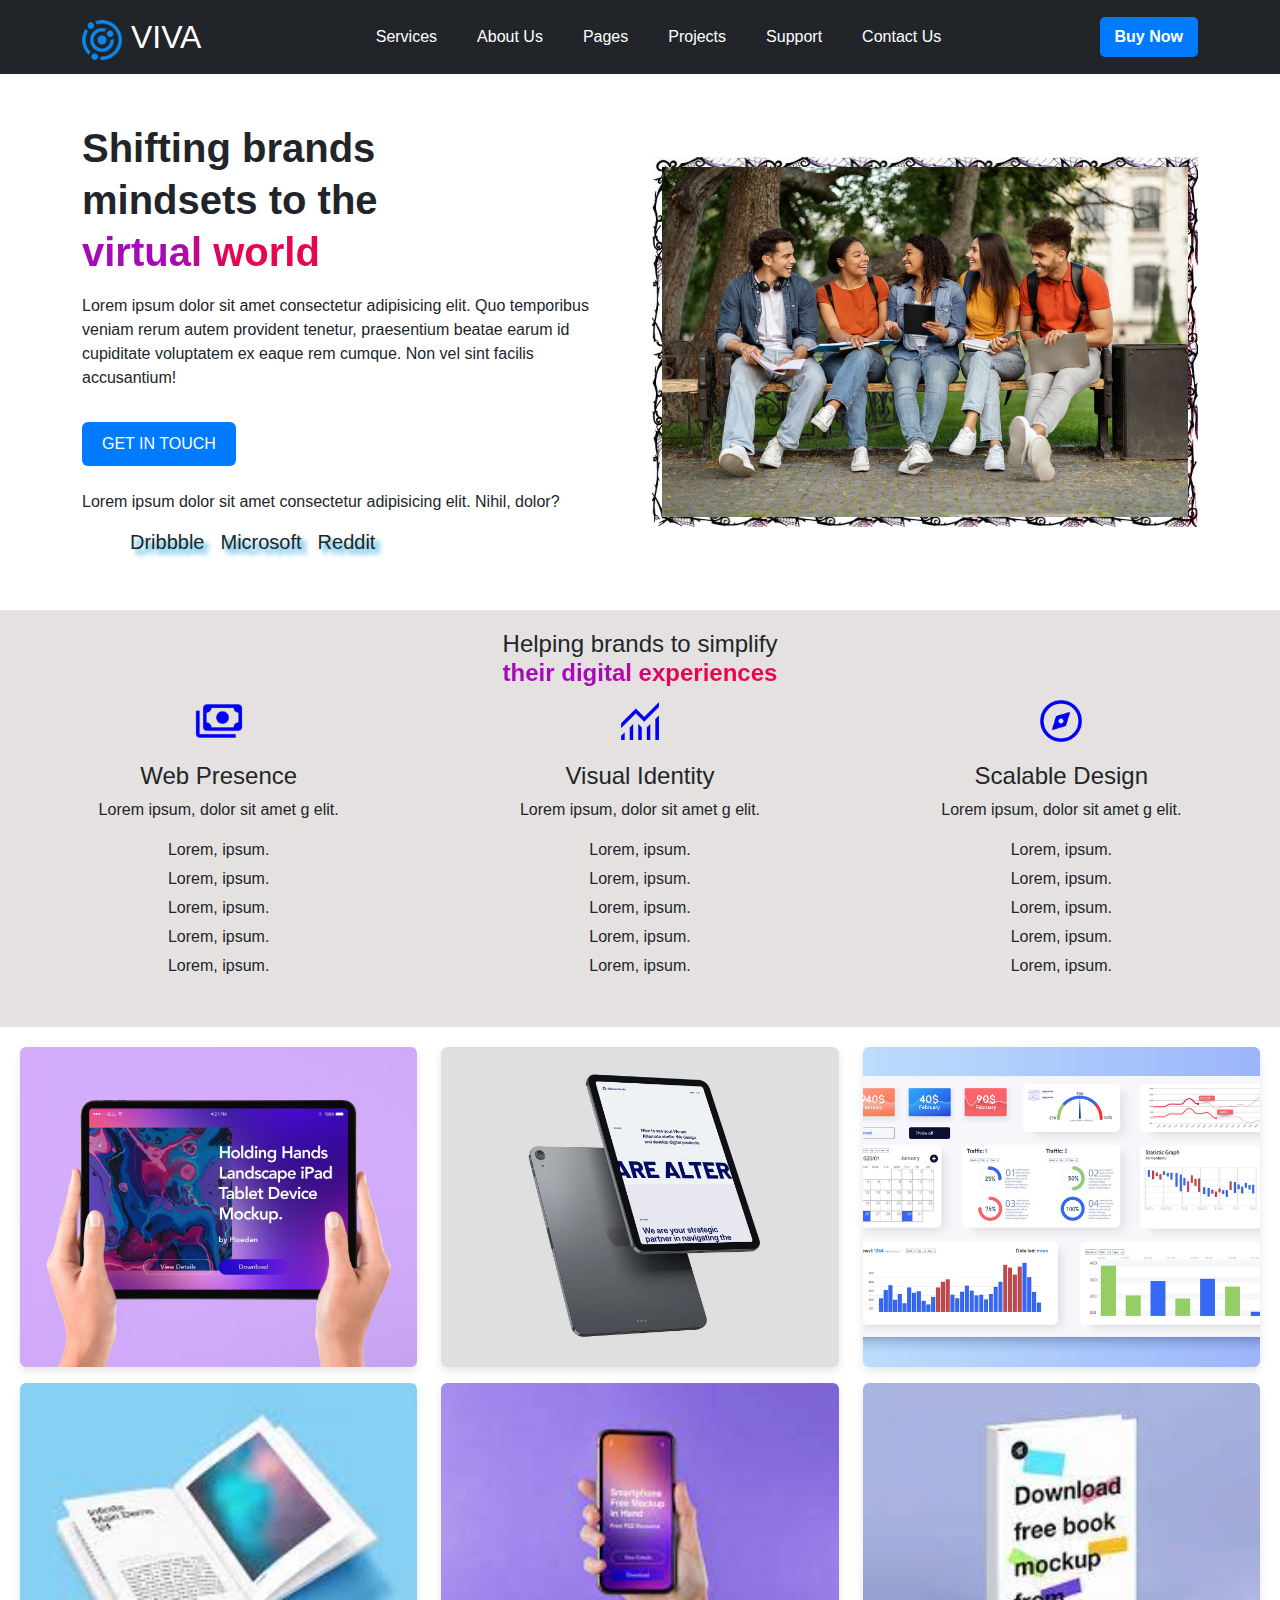
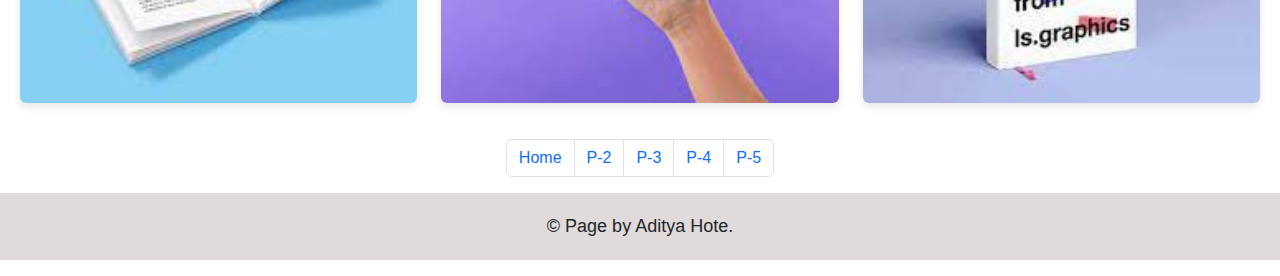
<file: 2.html>
<!DOCTYPE html>
<html lang="en">
<head>
    <meta charset="UTF-8">
    <meta name="viewport" content="width=device-width, initial-scale=1">
    <title>VIVA LP</title>
    <link rel="stylesheet" href="https://cdn.jsdelivr.net/npm/bootstrap@5.3.3/dist/css/bootstrap.min.css">
    <link rel="stylesheet" href="https://cdnjs.cloudflare.com/ajax/libs/font-awesome/6.4.2/css/all.min.css">
   

    <link rel="stylesheet" href="Visa.css">
</head>
<body>

<!-- Navbar for Large Screens -->
<nav class="navbar navbar-expand-lg navbar-dark bg-dark d-none d-lg-flex">
    <div class="container">
        <a class="navbar-brand fs-2" href="#"><img src="logo_simple_dark.png" height="40px"> VIVA</a>
        <div class="mx-auto">
            <ul class="navbar-nav gap-4">
                <li class="nav-item"><a class="nav-link" href="#">Services</a></li>
                <li class="nav-item"><a class="nav-link" href="#">About Us</a></li>
                <li class="nav-item"><a class="nav-link" href="#">Pages</a></li>
                <li class="nav-item"><a class="nav-link" href="#">Projects</a></li>
                <li class="nav-item"><a class="nav-link" href="#">Support</a></li>
                <li class="nav-item"><a class="nav-link" href="#">Contact Us</a></li>
            </ul>
        </div>
        <button class="btn btn-buy">Buy Now</button>
    </div>
</nav>

<!-- Offcanvas Navbar for Small Screens -->
<nav class="navbar navbar-dark bg-dark d-lg-none">
    <div class="container-fluid">
        <a class="navbar-brand fs-2" href="#"><img src="logo_simple_dark.png" height="30px"> VIVA</a>
        <button class="navbar-toggler" type="button" data-bs-toggle="offcanvas" data-bs-target="#offcanvasNavbar">
            <span class="navbar-toggler-icon"></span>
        </button>
        <div class="offcanvas offcanvas-end text-white" tabindex="-1" id="offcanvasNavbar">
            <div class="offcanvas-header">
                <h5 class="offcanvas-title">Menu</h5>
                <button type="button" class="btn-close btn-close-white" data-bs-dismiss="offcanvas"></button>
            </div>
            <div class="offcanvas-body">
                <ul class="navbar-nav ">
                    <li class="nav-item"><a class="nav-link" href="#">Services</a></li>
                    <li class="nav-item"><a class="nav-link" href="#">About Us</a></li>
                    <li class="nav-item"><a class="nav-link" href="#">Pages</a></li>
                    <li class="nav-item"><a class="nav-link" href="#">Projects</a></li>
                    <li class="nav-item"><a class="nav-link" href="#">Support</a></li>
                    <li class="nav-item"><a class="nav-link" href="#">Contact Us</a></li>
                </ul>
                <button class="btn btn-buy mt-3 w-100">Buy Now</button>
            </div>
        </div>
    </div>
</nav>


<div class="container mt-5">
    <div class="row align-items-center">
        <!-- Left Column -->
        <div class="col-lg-6 text-lg-start text-center">
            <h1 class="fw-bold">Shifting brands<br>mindsets to the <br>
                <span class="gradient-text">virtual world</span>
            </h1>
            <p class="mt-3">Lorem ipsum dolor sit amet consectetur adipisicing elit. Quo temporibus veniam rerum autem 
                provident tenetur, praesentium beatae earum id cupiditate voluptatem ex eaque rem cumque. 
                Non vel sint facilis accusantium!</p>

            <button class="btn btn-primary mt-3">GET IN TOUCH</button>

            <p class="mt-4">Lorem ipsum dolor sit amet consectetur adipisicing elit. Nihil, dolor?</p>

            <!-- Logos -->
             
            <div class="d-flex flex-wrap gap-3 justify-content-lg-start justify-content-center mt-3">
               
                <h5 class="company-name ms-5 drible">Dribbble</h3>
                <h5 class="company-name">Microsoft</h3>
                <h5 class="company-name">Reddit</h3>
                
            </marquee>
            </div>
        </div>

        <!-- Right Column -->
        <div class="col-lg-6 text-center mt-4 mt-lg-0">
            <img src="130ff48b07.jpg" class="img-fluid w-100" alt="Illustration" style=" border: 10px outset blue;
    border-image: url(border.jpeg) 15 round;">
        </div>
    </div>
</div>



<div class="container-fluid mt-5 textrow">
    <div class="row text-center">
        <h4>Helping brands to simplify<br><span class="gradient-text">their digital experiences</span></h4>

      <div class="col-lg-4 col-md-6 mb-4">
        <img src="cash.png" height="50px" class="mb-3">
        <h4>Web Presence</h4>
        <p>Lorem ipsum, dolor sit amet g elit.</p>
        <div class="bv">
          <p>Lorem, ipsum.</p>
          <p>Lorem, ipsum.</p>
          <p>Lorem, ipsum.</p>
          <p>Lorem, ipsum.</p>
          <p>Lorem, ipsum.</p>
        </div>
      </div>
  
      <div class="col-lg-4 col-md-6 mb-4">
        <img src="analyze.png" height="50px" class="mb-3">
        <h4>Visual Identity</h4>
        <p>Lorem ipsum, dolor sit amet g elit.</p>
        <div class="bv">
          <p>Lorem, ipsum.</p>
          <p>Lorem, ipsum.</p>
          <p>Lorem, ipsum.</p>
          <p>Lorem, ipsum.</p>
          <p>Lorem, ipsum.</p>
        </div>
      </div>
  
      <div class="col-lg-4 col-md-12">
        <img src="explore.png" height="50px" class="mb-3">
        <h4>Scalable Design</h4>
        <p>Lorem ipsum, dolor sit amet g elit.</p>
        <div class="bv">
          <p>Lorem, ipsum.</p>
          <p>Lorem, ipsum.</p>
          <p>Lorem, ipsum.</p>
          <p>Lorem, ipsum.</p>
          <p>Lorem, ipsum.</p>
        </div>
      </div>
  
    </div>
  </div>

  <div class="containers">
    <div class="row justify-content-center">
      <div class="col-lg-4 col-md-6 col-12 mb-3">
        <div class="card">
          <img src="1.jpg" class="card-img-top" height="320px">
        </div>
      </div>
      <div class="col-lg-4 col-md-6 col-12 mb-3">
        <div class="card">
          <img src="2.jpg" class="card-img-top" height="320px">
        </div>
      </div>
      <div class="col-lg-4 col-md-6 col-12 mb-3">
        <div class="card">
          <img src="86a248c1b8.jpg" class="card-img-top" height="320px">
        </div>
      </div>
    </div>
  
    <div class="row justify-content-center">
      <div class="col-lg-4 col-md-6 col-12 mb-3">
        <div class="card">
          <img src="4.jpg" class="card-img-top" height="320px">
        </div>
      </div>
      <div class="col-lg-4 col-md-6 col-12 mb-3">
        <div class="card">
          <img src="5.jpg" class="card-img-top" height="320px">
        </div>
      </div>
      <div class="col-lg-4 col-md-6 col-12 mb-3">
        <div class="card">
          <img src="6.jpg" class="card-img-top" height="320px">
        </div>
      </div>
    </div>
  </div>
  <nav aria-label="Page navigation example ">
    <ul class="pagination justify-content-center">
     
      <li class="page-item"><a class="page-link" href="index.html">Home</a></li>
      <li class="page-item"><a class="page-link" href="2.html">P-2</a></li>
      <li class="page-item"><a class="page-link" href="3.html">P-3</a></li>
      <li class="page-item"><a class="page-link" href="4.html">P-4</a></li>
      <li class="page-item"><a class="page-link" href="5.html">P-5</a></li>
     
     
    </ul>
  </nav>
  
  <footer>
    <p> &copy; Page by Aditya Hote.</p>
</footer>

<script src="https://cdn.jsdelivr.net/npm/bootstrap@5.3.3/dist/js/bootstrap.bundle.min.js"></script>
</body>
</html>
</file>
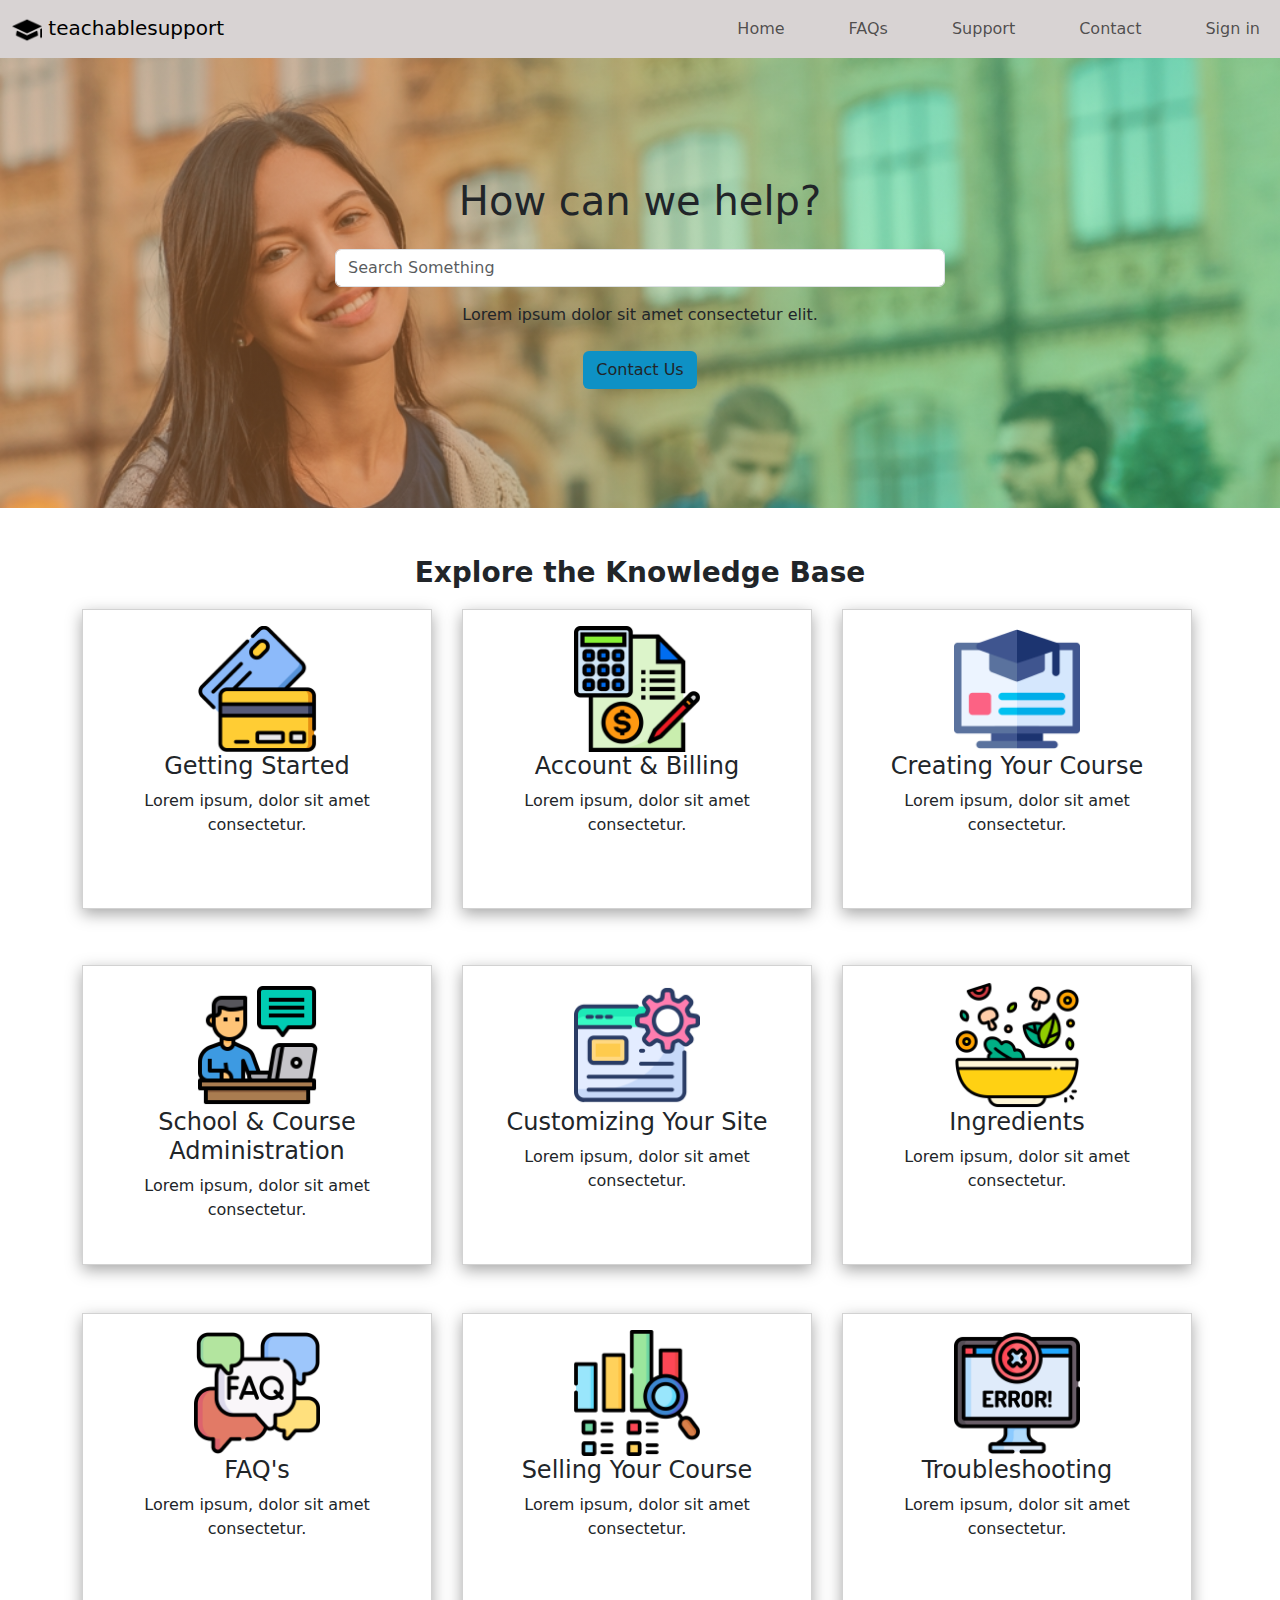
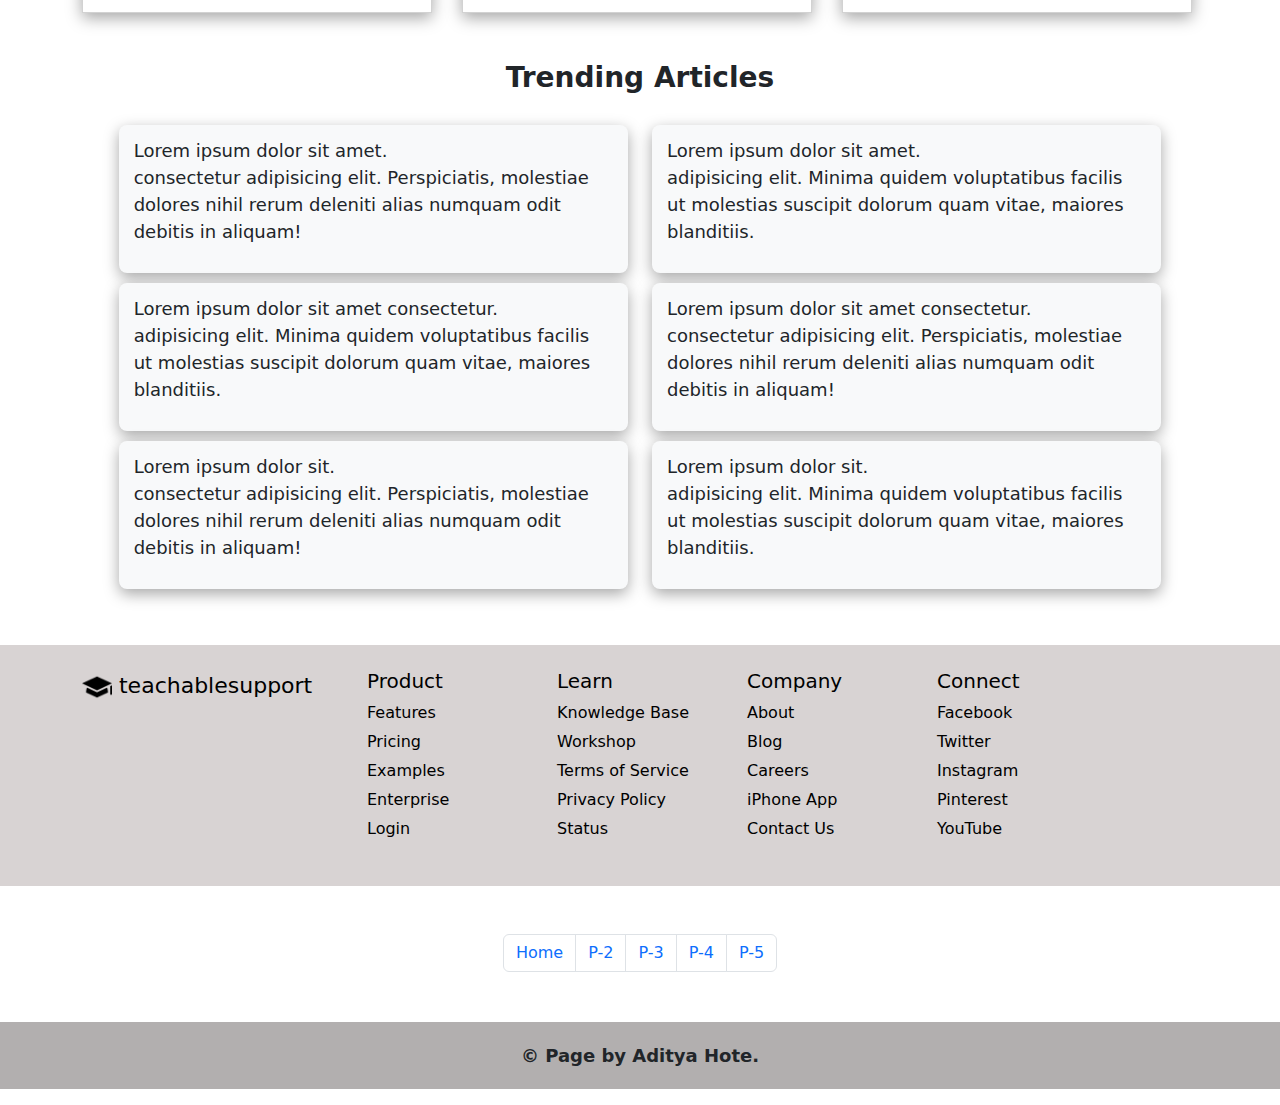
<file: 3.html>
<!DOCTYPE html>
<html lang="en">
<head>
    <meta charset="UTF-8">
    <meta name="viewport" content="width=device-width, initial-scale=1.0">
    <title>Teachable Support</title>

    <link href="https://cdn.jsdelivr.net/npm/bootstrap@5.3.3/dist/css/bootstrap.min.css" rel="stylesheet">
    

<link rel="stylesheet" href="TS.css">
</head>
<body>
    <!-- Navbar for Large Screens -->
    <nav class="navbar navbar-expand-lg navbar-light bg desktop-navbar ">
        <div class="container-fluid ">
            <a class="navbar-brand" href="#">
                <img src="mortarboard (1).png" height="30px" > teachable<span style="font-weight: 200;">support</span>
            </a>
            <div class="collapse navbar-collapse" id="navbarNav">
                <ul class="navbar-nav ms-auto gap-5">
                    <li class="nav-item"><a class="nav-link" href="#">Home</a></li>
                    <li class="nav-item"><a class="nav-link" href="#">FAQs</a></li>
                    <li class="nav-item"><a class="nav-link" href="#">Support</a></li>
                    <li class="nav-item"><a class="nav-link" href="#">Contact</a></li>
                    <li class="nav-item"><a class="nav-link" href="#">Sign in</a></li>
                </ul>
            </div>
        </div>
    </nav>

    <!-- Navbar Offcanvas for Small Screens -->
    

    
    <!-- Offcanvas Navbar -->

<nav class="navbar navbar-light bg d-lg-none d-block">
    <div class="container-fluid">
        <a class="navbar-brand " href="#">
            <img src="mortarboard (1).png" height="30px"> teachable<span style="font-weight: 200;">support</span>
       
        </a>
        <button class="navbar-toggler ms-auto" type="button" data-bs-toggle="offcanvas" data-bs-target="#offcanvasNavbar" aria-controls="offcanvasNavbar">
            <span class="navbar-toggler-icon"></span>
        </button>
        
    </div>
</nav>

<!-- Offcanvas Menu -->
<div class="offcanvas offcanvas-end" tabindex="-1" id="offcanvasNavbar" aria-labelledby="offcanvasNavbarLabel">
    <div class="offcanvas-header">
        <h5 class="offcanvas-title" id="offcanvasNavbarLabel">Menu</h5>
        <button type="button" class="btn-close" data-bs-dismiss="offcanvas" aria-label="Close"></button>
    </div>
    <div class="offcanvas-body">
        <ul class="navbar-nav">
            <li class="nav-item"><a class="nav-link" href="#">Home</a></li>
            <li class="nav-item"><a class="nav-link" href="#">FAQs</a></li>
            <li class="nav-item"><a class="nav-link" href="#">Support</a></li>
            <li class="nav-item"><a class="nav-link" href="#">Contact</a></li>
            <li class="nav-item"><a class="nav-link" href="#">Sign in</a></li>
        </ul>
    </div>
</div>

    
    <div class="hero-section">
        <h1>How can we help?</h1>
        <div class="mt-3 w-50">
            <input type="text" class="form-control" placeholder="Search Something">
        </div>
        <p class="p2 mt-3">Lorem ipsum dolor sit amet consectetur elit.</p>
        <button class="btn btn1 mt-2">Contact Us</button>
    </div>


    <div class="container my-5">
        <h2 class="text-center">Explore the Knowledge Base</h2>
    
        <div class="row g-4">
            <div class="col-md-4">
                <div class="card text-center p-3 mb-2">
                    <img src="credit.png" height="80px" class="mx-auto">
                    <h4>Getting Started</h4>
                    <p>Lorem ipsum, dolor sit amet consectetur.</p>
                </div>
            </div>
            <div class="col-md-4">
                <div class="card text-center p-3 mb-2">
                    <img src="accounting.png" height="80px" class="mx-auto">
                    <h4>Account & Billing</h4>
                    <p>Lorem ipsum, dolor sit amet consectetur.</p>
                </div>
            </div>
            <div class="col-md-4">
                <div class="card text-center p-3 ">
                    <img src="online-course.png" height="80px" class="mx-auto">
                    <h4>Creating Your Course</h4>
                    <p>Lorem ipsum, dolor sit amet consectetur.</p>
                </div>
            </div>
        </div>
    
        <div class="row g-4 mt-4 cardparent">
            <div class="col-md-4">
                <div class="card text-center p-3 ">
                    <img src="blogger.png" height="80px" class="mx-auto">
                    <h4>School & Course Administration</h4>
                    <p>Lorem ipsum, dolor sit amet consectetur.</p>
                </div>
            </div>
            <div class="col-md-4">
                <div class="card text-center p-3 ">
                    <img src="custom.png" height="80px" class="mx-auto">
                    <h4>Customizing Your Site</h4>
                    <p>Lorem ipsum, dolor sit amet consectetur.</p>
                </div>
            </div>
            <div class="col-md-4">
                <div class="card text-center p-3">
                    <img src="ingredient.png" height="80px" class="mx-auto">
                    <h4>Ingredients</h4>
                    <p>Lorem ipsum, dolor sit amet consectetur.</p>
                </div>
            </div>
        </div>
    
        <div class="row g-4 mt-4">
            <div class="col-md-4">
                <div class="card text-center p-3 ">
                    <img src="faq.png" height="80px" class="mx-auto">
                    <h4>FAQ's</h4>
                    <p>Lorem ipsum, dolor sit amet consectetur.</p>
                </div>
            </div>
            <div class="col-md-4">
                <div class="card text-center p-3 ">
                    <img src="analyzing.png" height="80px" class="mx-auto">
                    <h4>Selling Your Course</h4>
                    <p>Lorem ipsum, dolor sit amet consectetur.</p>
                </div>
            </div>
            <div class="col-md-4">
                <div class="card text-center p-3">
                    <img src="computer.png" height="80px" class="mx-auto">
                    <h4>Troubleshooting</h4>
                    <p>Lorem ipsum, dolor sit amet consectetur.</p>
                </div>
            </div>
        </div>
    </div>


    <div class="row3 container-fluid">
        <h2 class="text-center">Trending Articles</h2>
      
        <div class="row justify-content-center">
          <div class="col-md-5">
            <ul class="trending-list">
              <li>Lorem ipsum dolor sit amet.
                <p> consectetur adipisicing elit. Perspiciatis, molestiae dolores nihil rerum deleniti alias numquam odit debitis in aliquam!</p>
              
            </li>
              <li>Lorem ipsum dolor sit amet consectetur.
                <p> adipisicing elit. Minima quidem voluptatibus facilis ut molestias suscipit dolorum quam vitae, maiores blanditiis.</p>
              
            </li>
              <li>Lorem ipsum dolor sit.
                <p> consectetur adipisicing elit. Perspiciatis, molestiae dolores nihil rerum deleniti alias numquam odit debitis in aliquam!</p>
              
              </li>
            </ul>
          </div>
          <div class="col-md-5">
            <ul class="trending-list">
              <li>Lorem ipsum dolor sit amet.
                <p> adipisicing elit. Minima quidem voluptatibus facilis ut molestias suscipit dolorum quam vitae, maiores blanditiis.</p>
              
              </li>
              <li>Lorem ipsum dolor sit amet consectetur.
                <p> consectetur adipisicing elit. Perspiciatis, molestiae dolores nihil rerum deleniti alias numquam odit debitis in aliquam!</p>
              
              </li>
              <li>Lorem ipsum dolor sit.
                <p> adipisicing elit. Minima quidem voluptatibus facilis ut molestias suscipit dolorum quam vitae, maiores blanditiis.</p>
              
              </li>
            </ul>
          </div>
        </div>
      </div>
      <div class="row4 container-fluid bg text-light py-4">
        <div class="container">
          <div class="row">
            <div class="col-lg-3 col-md-6 mb-3">
                <a style="font-size: 22px;"><img src="mortarboard (1).png" height="30px"> teachable<span style="font-weight: 200;">support</span></a>
       
            </div>
      
            <div class="col-lg-2 col-md-6 mb-3">
              <h5>Product</h5>
              <p>Features</p>
              <p>Pricing</p>
              <p>Examples</p>
              <p>Enterprise</p>
              <p>Login</p>
            </div>
      
            <div class="col-lg-2 col-md-6 mb-3">
              <h5>Learn</h5>
              <p>Knowledge Base</p>
              <p>Workshop</p>
              <p>Terms of Service</p>
              <p>Privacy Policy</p>
              <p>Status</p>
            </div>
      
            <div class="col-lg-2 col-md-6 mb-3">
              <h5>Company</h5>
              <p>About</p>
              <p>Blog</p>
              <p>Careers</p>
              <p>iPhone App</p>
              <p>Contact Us</p>
            </div>
      
            <div class="col-lg-3 col-md-6 mb-3">
              <h5>Connect</h5>
              <p>Facebook</p>
              <p>Twitter</p>
              <p>Instagram</p>
              
              <p>Pinterest</p>
              <p>YouTube</p>
            </div>
          </div>
        </div>
      </div>


      <nav aria-label="Page navigation example ">
        <ul class="pagination justify-content-center mt-5">
         
          <li class="page-item"><a class="page-link" href="index.html">Home</a></li>
          <li class="page-item"><a class="page-link" href="2.html">P-2</a></li>
          <li class="page-item"><a class="page-link" href="3.html">P-3</a></li>
          <li class="page-item"><a class="page-link" href="4.html">P-4</a></li>
          <li class="page-item"><a class="page-link" href="5.html">P-5</a></li>
         
         
        </ul>
      </nav>
      <footer>
        <p> &copy; Page by Aditya Hote.</p>
    </footer>
    
    <script src="https://cdn.jsdelivr.net/npm/bootstrap@5.3.3/dist/js/bootstrap.bundle.min.js"></script>
</body>
</html>
</file>
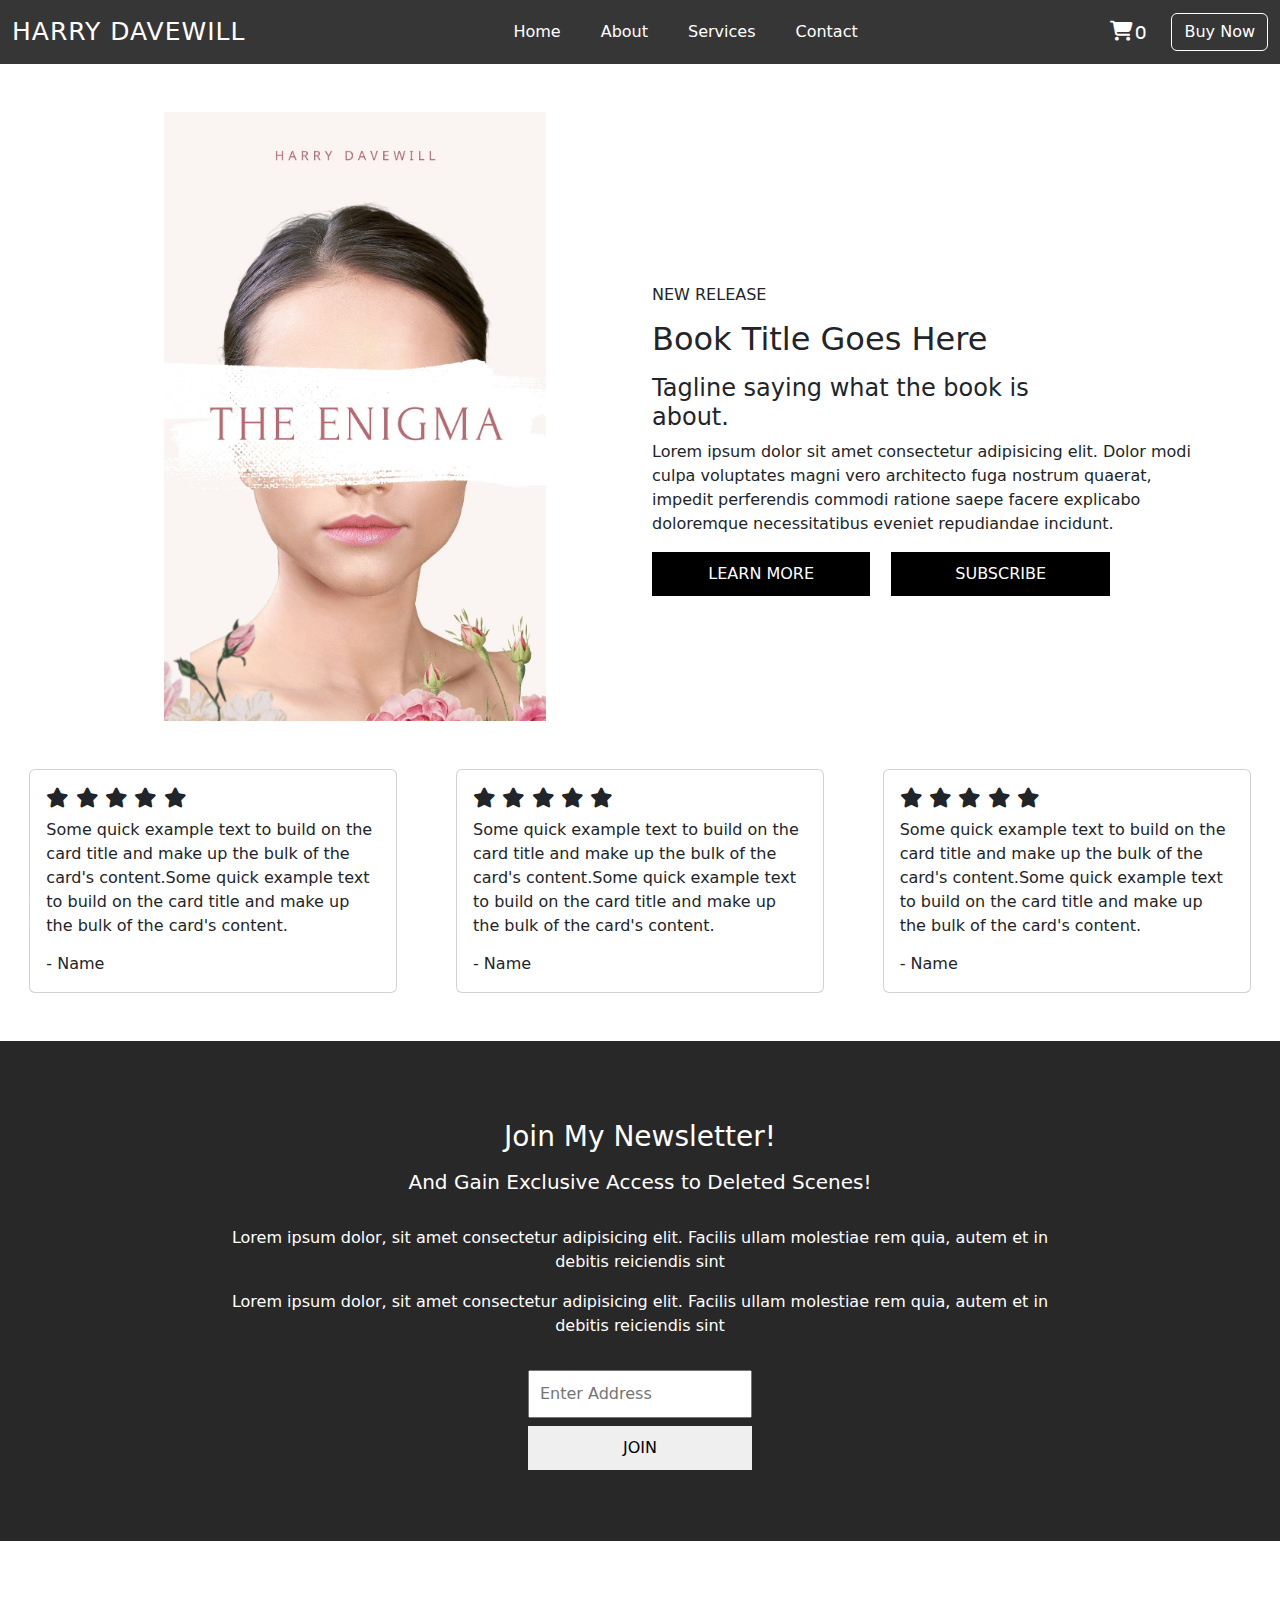
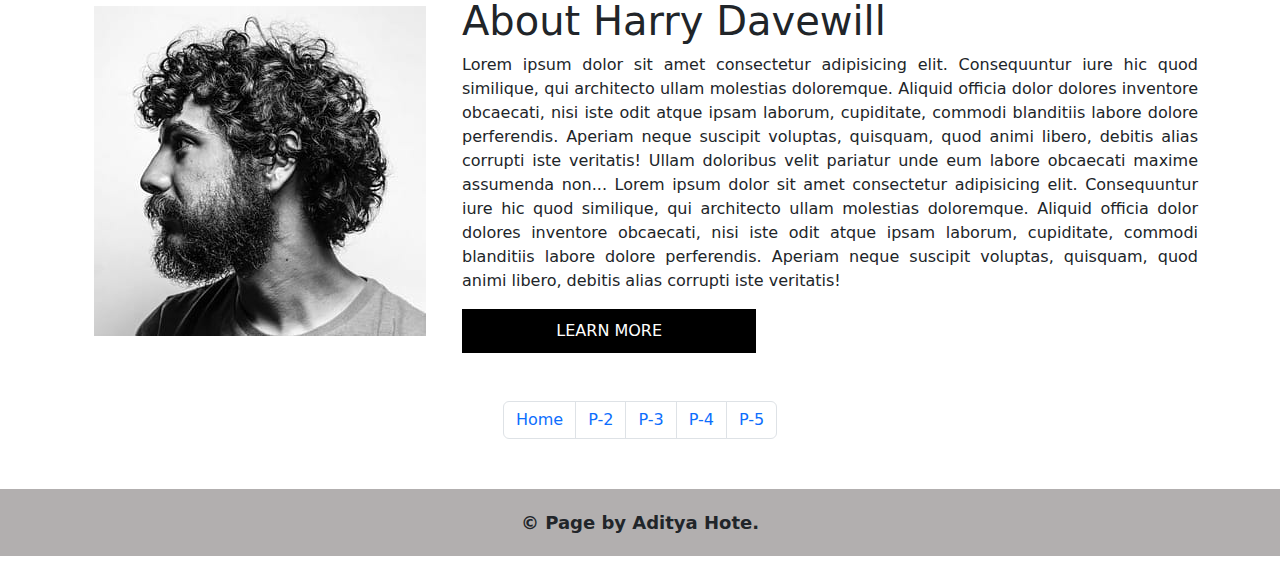
<file: 4.html>
<!doctype html>
<html lang="en">

<head>
    <meta charset="utf-8">
    <meta name="viewport" content="width=device-width, initial-scale=1">
    <title>Harry LP</title>
    <link href="https://cdn.jsdelivr.net/npm/bootstrap@5.3.3/dist/css/bootstrap.min.css" rel="stylesheet"
        integrity="sha384-QWTKZyjpPEjISv5WaRU9OFeRpok6YctnYmDr5pNlyT2bRjXh0JMhjY6hW+ALEwIH" crossorigin="anonymous">
    <!-- Google font -->
    <link rel="preconnect" href="https://fonts.googleapis.com">
    <link rel="preconnect" href="https://fonts.gstatic.com" crossorigin>

    <link
        href="https://fonts.googleapis.com/css2?family=Poppins:ital,wght@0,100;0,200;0,300;0,400;0,500;0,600;0,700;0,800;0,900;1,100;1,200;1,300;1,400;1,500;1,600;1,700;1,800;1,900&display=swap"
        rel="stylesheet">

    <!--font-Awasome  cdn-->

    <link rel="stylesheet" href="https://cdnjs.cloudflare.com/ajax/libs/font-awesome/6.7.2/css/all.min.css"
        integrity="sha512-Evv84Mr4kqVGRNSgIGL/F/aIDqQb7xQ2vcrdIwxfjThSH8CSR7PBEakCr51Ck+w+/U6swU2Im1vVX0SVk9ABhg=="
        crossorigin="anonymous" referrerpolicy="no-referrer" />
    <!--  -->

    <link rel="stylesheet" href="Harry.css">



</head>

<body>





    <nav class="navbar navbar-expand-lg   navbg">
        <div class="container-fluid d-flex justify-content-between  ">
            <a class="navbar-brand text-white logo" href="#">HARRY DAVEWILL</a>

            <button class="navbar-toggler" type="button" data-bs-toggle="collapse"
                data-bs-target="#navbarSupportedContent" aria-controls="navbarSupportedContent" aria-expanded="false"
                aria-label="Toggle navigation">
                <span class="navbar-toggler-icon"></span>
            </button>

            <div class="collapse navbar-collapse justify-content-center" id="navbarSupportedContent">
                <ul class="navbar-nav mb-2 mb-lg-0 gap-4">
                    <li class="nav-item ">
                        <a class="nav-link active text-white " aria-current="page" href="#">Home</a>
                    </li>
                    <li class="nav-item">
                        <a class="nav-link text-white" href="#">About</a>
                    </li>
                    <li class="nav-item">
                        <a class="nav-link text-white" href="#">Services</a>
                    </li>
                    <li class="nav-item">
                        <a class="nav-link text-white" href="#">Contact</a>
                    </li>
                </ul>
            </div>

            <form class="d-flex gap-4">
                <i class="fa fa-shopping-cart text-white pt-2 fs-5" aria-hidden="true"><span style="font-size: 15px;">
                        0</span></i>

                <button class="btn border-white  text-white " type="submit">Buy Now</button>
            </form>
        </div>
    </nav>


    <div class="container mt-5">
        <div class="row d-flex align-items-center gap-lg-0 gap-4">
            <!-- Image Column -->
            <div class="col-lg-6 col-md-12 text-center">
                <img src="enigma.jpg" class="img-fluid" width="70%">
            </div>

            <!-- Text Column -->
            <div class="col-lg-6 col-md-12 txt text-center text-lg-start">
                <h6 class="pt-5">NEW RELEASE</h6>
                <h2 class="pt-2">Book Title Goes Here</h2>
                <h4 class="pt-2">Tagline saying what the book is <br>about.</h4>
                <p>Lorem ipsum dolor sit amet consectetur adipisicing elit. Dolor modi culpa voluptates magni vero
                    architecto fuga nostrum quaerat, impedit perferendis commodi ratione saepe facere explicabo
                    doloremque necessitatibus eveniet repudiandae incidunt.</p>

                <button class="">LEARN MORE</button>
                <button class="ms-3">SUBSCRIBE</button>
            </div>
        </div>
    </div>


    <div class="container-fluid mt-5">
        <div class="row gy-4 justify-content-center">
            <!-- Card 1 -->
            <div class="col-lg-4 col-md-6 col-sm-12 d-flex justify-content-center">
                <div class="card" style="width: 23rem; height: 14rem;">
                    <div class="card-body ">
                        <h5 class="card-title">
                            <i class="fa fa-star"></i>
                            <i class="fa fa-star"></i>
                            <i class="fa fa-star"></i>
                            <i class="fa fa-star"></i>
                            <i class="fa fa-star"></i>
                        </h5>
                        <p>Some quick example text to build on the card title and make up the bulk of
                            the card's content.Some quick example text to build on the card title and make up the bulk
                            of
                            the card's content.</p>
                        <h6>- Name</h6>
                    </div>
                </div>
            </div>

            <!-- Card 2 -->
            <div class="col-lg-4 col-md-6 col-sm-12 d-flex justify-content-center">
                <div class="card" style="width: 23rem; height: 14rem;">
                    <div class="card-body ">
                        <h5 class="card-title">
                            <i class="fa fa-star"></i>
                            <i class="fa fa-star"></i>
                            <i class="fa fa-star"></i>
                            <i class="fa fa-star"></i>
                            <i class="fa fa-star"></i>
                        </h5>
                        <p>Some quick example text to build on the card title and make up the bulk of
                            the card's content.Some quick example text to build on the card title and make up the bulk
                            of
                            the card's content.</p>
                        <h6>- Name</h6>
                    </div>
                </div>
            </div>

            <!-- Card 3 -->
            <div class="col-lg-4 col-md-12 col-sm-12 d-flex justify-content-center">
                <div class="card" style="width: 23rem; height: 14rem;">
                    <div class="card-body ">
                        <h5 class="card-title">
                            <i class="fa fa-star"></i>
                            <i class="fa fa-star"></i>
                            <i class="fa fa-star"></i>
                            <i class="fa fa-star"></i>
                            <i class="fa fa-star"></i>
                        </h5>
                        <p>Some quick example text to build on the card title and make up the bulk of
                            the card's content.Some quick example text to build on the card title and make up the bulk
                            of
                            the card's content.</p>
                        <h6>- Name</h6>
                    </div>
                </div>
            </div>
        </div>
    </div>


    <div class="container-fluid mt-5 row3 text-center">
        <h3 class="pt-2">Join My Newsletter!</h3>
        <h5 class="pt-2">And Gain Exclusive Access to Deleted Scenes!</h5>

        <!-- Centering the text -->
        <div class="col-lg-8 col-md-10 col-12  pt-4">
            <p>Lorem ipsum dolor, sit amet consectetur adipisicing elit. Facilis ullam molestiae rem quia, autem et in
                debitis reiciendis sint </p>
            <p>Lorem ipsum dolor, sit amet consectetur adipisicing elit. Facilis ullam molestiae rem quia, autem et in
                debitis reiciendis sint </p>
        </div>

        <!-- Input field and button -->
        <div class="d-flex flex-column  gap-2 justify-content-center mt-3">
            <input type="text" placeholder="Enter Address">
            <button>JOIN</button>
        </div>
    </div>


    <div class="row4">
        <div class="container mt-5">
            <div class="row align-items-center"> 
                <!-- Image Section -->
                <div class="col-12 col-md-4 text-center">
                    <img src="harry.jpg" class="img-fluid" alt="Harry Davewill">
                </div>
    
                <!-- Text Section -->
                <div class="col-12 col-md-8">
                    <h1 class=" pt-2">About Harry Davewill</h1>
                    <p style="text-align: justify;">
                        Lorem ipsum dolor sit amet consectetur adipisicing elit. Consequuntur iure hic quod similique,
                        qui architecto ullam molestias doloremque. Aliquid officia dolor dolores inventore obcaecati,
                        nisi iste odit atque ipsam laborum, cupiditate, commodi blanditiis labore dolore perferendis.
                        Aperiam neque suscipit voluptas, quisquam, quod animi libero, debitis alias corrupti iste
                        veritatis! Ullam doloribus velit pariatur unde eum labore obcaecati maxime assumenda non...
                        Lorem ipsum dolor sit amet consectetur adipisicing elit. Consequuntur iure hic quod similique,
                        qui architecto ullam molestias doloremque. Aliquid officia dolor dolores inventore obcaecati,
                        nisi iste odit atque ipsam laborum, cupiditate, commodi blanditiis labore dolore perferendis.
                        Aperiam neque suscipit voluptas, quisquam, quod animi libero, debitis alias corrupti iste
                        veritatis!
                    
                    </p>
                    <button>LEARN MORE</button>
                </div>
            </div>
        </div>
    </div>
    

    <nav aria-label="Page navigation example ">
        <ul class="pagination justify-content-center mt-5">
         
          <li class="page-item"><a class="page-link" href="index.html">Home</a></li>
          <li class="page-item"><a class="page-link" href="2.html">P-2</a></li>
          <li class="page-item"><a class="page-link" href="3.html">P-3</a></li>
          <li class="page-item"><a class="page-link" href="4.html">P-4</a></li>
          <li class="page-item"><a class="page-link" href="5.html">P-5</a></li>
         
         
        </ul>
      </nav>
    <footer>
        <p> &copy; Page by Aditya Hote.</p>
    </footer>

    <script src="https://cdn.jsdelivr.net/npm/bootstrap@5.3.3/dist/js/bootstrap.bundle.min.js"
        integrity="sha384-YvpcrYf0tY3lHB60NNkmXc5s9fDVZLESaAA55NDzOxhy9GkcIdslK1eN7N6jIeHz"
        crossorigin="anonymous"></script>
</body>

</html>
</file>
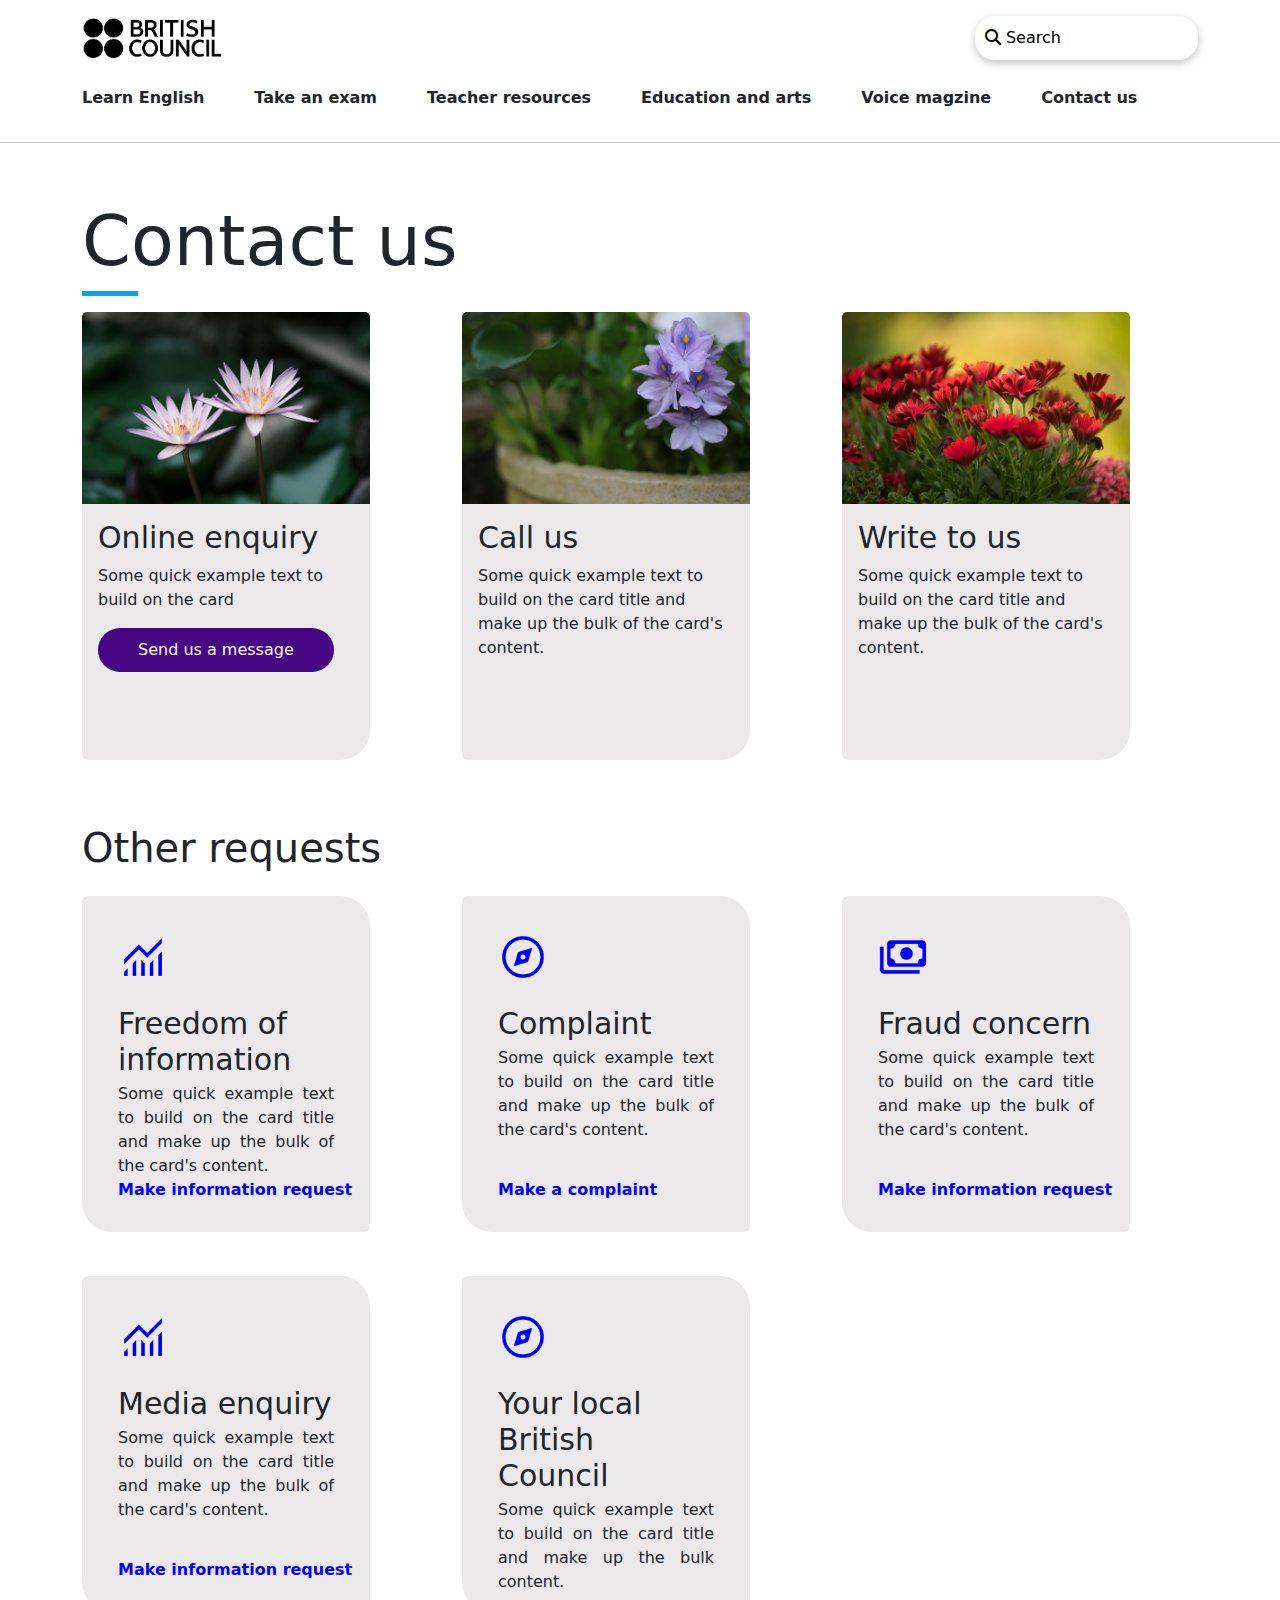
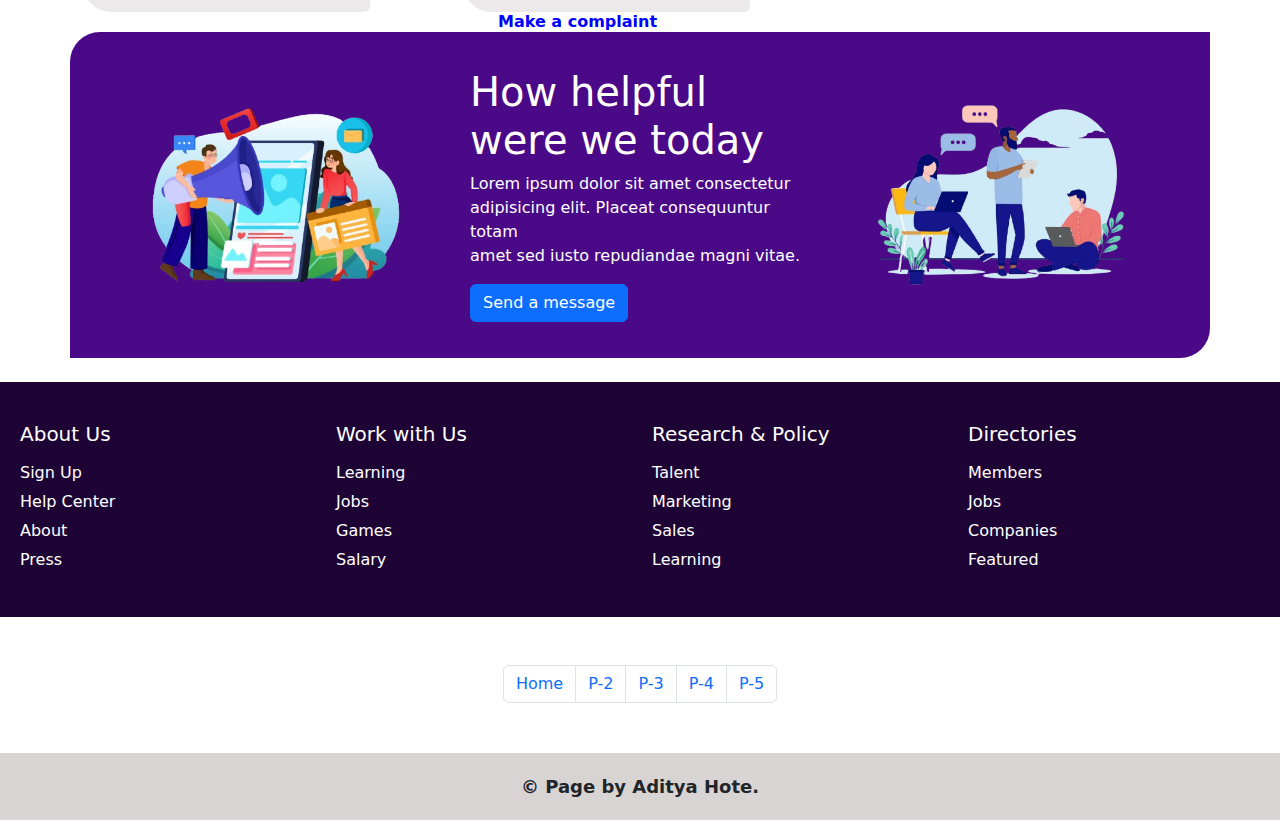
<file: 5.html>
<!doctype html>
<html lang="en">

<head>
  <meta charset="utf-8">
  <meta name="viewport" content="width=device-width, initial-scale=1">
  <title>British Council LP</title>
  <link href="https://cdn.jsdelivr.net/npm/bootstrap@5.3.3/dist/css/bootstrap.min.css" rel="stylesheet"
    integrity="sha384-QWTKZyjpPEjISv5WaRU9OFeRpok6YctnYmDr5pNlyT2bRjXh0JMhjY6hW+ALEwIH" crossorigin="anonymous">

  <link rel="stylesheet" href="https://cdnjs.cloudflare.com/ajax/libs/font-awesome/6.7.2/css/all.min.css"
    integrity="sha512-Evv84Mr4kqVGRNSgIGL/F/aIDqQb7xQ2vcrdIwxfjThSH8CSR7PBEakCr51Ck+w+/U6swU2Im1vVX0SVk9ABhg=="
    crossorigin="anonymous" referrerpolicy="no-referrer" />


<link rel="stylesheet" href="BS.css">
</head>




<body>

  <nav class="navbar navbar-expand-lg container ">
    <div class="container-fluid">
      <a class="navbar-brand" href="#"><img src="OIP__4_-removebg-preview.png " height="50px"></a>
      <button class="navbar-toggler " type="button" data-bs-toggle="collapse" data-bs-target="#navbarSupportedContent"
        aria-controls="navbarSupportedContent" aria-expanded="false" aria-label="Toggle navigation">
        <span class="navbar-toggler-icon"></span>
      </button>
      <div class="collapse navbar-collapse " id="navbarSupportedContent">
        <ul class="navbar-nav me-auto  mb-lg-0 d-lg-none">

          <li class="nav-item">
            <a class="nav-link active" aria-current="page" href="#">Learn English</a>
          </li>

          <li class="nav-item">
            <a class="nav-link active" aria-current="page" href="#">Take an exam</a>
          </li>

          <li class="nav-item">
            <a class="nav-link active" aria-current="page" href="#">Teacher resource </a>
          </li>

          <li class="nav-item">
            <a class="nav-link active" aria-current="page" href="#">Education and arts</a>
          </li>

          <li class="nav-item">
            <a class="nav-link active" aria-current="page" href="#">Voice magzine</a>
          </li>

          <li class="nav-item">
            <a class="nav-link active" aria-current="page" href="#">Contact us</a>
          </li>


      </div>

      <button class="btns des"><i class="fa-solid fa-magnifying-glass "></i> Search</button>
    </div>
  </nav>
  <div class="container row2 des">
    <p>Learn English</p>
    <p>Take an exam</p>
    <p>Teacher resources</p>
    <p>Education and arts</p>
    <p>Voice magzine</p>
    <p>Contact us</p>
    <p></p>
  </div>
  <hr>


  <div class="container herosection mb-4">

    <h1>Contact us</h1>

    <p class="line1"></p>

    <div class="row">
      <div class="col-lg-4 col-md-12 col-sm-12">
        <div class="card c1 me-auto" style="width: 18rem;height: 28rem; ">
          <img src="lotus-8065281_1280.jpg" class="card-img-top" alt="...">
          <div class="card-body">
            <h5 class="card-title">Online enquiry</h5>
            <p class="card-text">Some quick example text to build on the card </p>
            <a href="#" class="btn btn-primary rounded-pill herosectionbtn">Send us a message</a>
          </div>
        </div>
      </div>

      <div class="col-lg-4 col-md-12 col-sm-12">
        <div class="card" style="width: 18rem;height: 28rem;">
          <img src="flower-7495870_1280.jpg" class="card-img-top" alt="...">
          <div class="card-body">
            <h5 class="card-title">Call us</h5>
            <p class="card-text">Some quick example text to build on the card title and make up the bulk of the card's
              content.</p>

          </div>
        </div>
      </div>

      <div class="col-lg-4 col-md-12 col-sm-12">
        <div class="card" style="width: 18rem;height: 28rem;">
          <img src="flowers-8081925_1280.jpg" class="card-img-top" alt="...">
          <div class="card-body">
            <h5 class="card-title">Write to us</h5>
            <p class="card-text">Some quick example text to build on the card title and make up the bulk of the card's
              content.</p>

          </div>
        </div>

      </div>
    </div>
  </div>





  <div class="container row4 mt-3">

    <h1 style="padding-top: 20px;">Other requests</h1>

    <div class="row mt-4">

      <div class="col-lg-4 col-md-12 col-sm-12">
        <div class="card" style="width: 18rem; height: 21rem;">
          <div class="card-body">
            <img src="analyze.png" height="50px">
            <h5 class="card-title pt-4">Freedom of information </h5>
            <h6 class="card-subtitle mb-2 text-body-secondary"></h6>
            <p class="card-text">Some quick example text to build on the card title and make up the bulk of the card's
              content.</p>
            <a href="#" class="card-link links" style="position: absolute;bottom: 30px;">Make information request</a>

          </div>
        </div>
      </div>


      <div class="col-lg-4 col-md-12 col-sm-12 ">
        <div class="card" style="width: 18rem;height: 21rem;">
          <div class="card-body">
            <img src="explore.png" height="50px">
            <h5 class="card-title pt-4">Complaint</h5>
            <h6 class="card-subtitle mb-2 text-body-secondary"></h6>
            <p class="card-text">Some quick example text to build on the card title and make up the bulk of the card's
              content.</p>
            <a href="#" class="card-link" style="position: absolute;bottom: 30px;">Make a complaint</a>

          </div>
        </div>
      </div>



      <div class="col-lg-4 col-md-12 col-sm-12">
        <div class="card" style="width: 18rem;height: 21rem;">
          <div class="card-body">
            <img src="cash.png" height="50px">
            <h5 class="card-title pt-4">Fraud concern</h5>
            <h6 class="card-subtitle mb-2 text-body-secondary"></h6>
            <p class="card-text">Some quick example text to build on the card title and make up the bulk of the card's
              content.</p>
            <a href="#" class="card-link" style="position: absolute;bottom: 30px;">Make information request </a>

          </div>
        </div>
      </div>
    </div>


  </div>

  <div class="container row4 mt-3">



    <div class="row mt-4">

      <div class="col-lg-4 col-md-12 col-sm-12">
        <div class="card" style="width: 18rem; height: 21rem;">
          <div class="card-body">
            <img src="analyze.png" height="50px">
            <h5 class="card-title pt-4">Media enquiry</h5>
            <h6 class="card-subtitle mb-2 text-body-secondary"></h6>
            <p class="card-text">Some quick example text to build on the card title and make up the bulk of the card's
              content.</p>
            <a href="#" class="card-link mar" style="position: absolute;bottom: 30px;">Make information request</a>

          </div>
        </div>
      </div>


      <div class="col-lg-4 col-md-12 col-sm-12">
        <div class="card" style="width: 18rem;height: 21rem;">
          <div class="card-body">
            <img src="explore.png" height="50px">
            <h5 class="card-title pt-4">Your local British Council </h5>
            <h6 class="card-subtitle mb-2 text-body-secondary"></h6>
            <p class="card-text">Some quick example text to build on the card title and make up the bulk content.</p>
            <a href="#" class="card-link">Make a complaint</a>

          </div>
        </div>
      </div>




    </div>


  </div>

  <div class="container custom-container ">
    <div class="row row-cols-1 row-cols-md-2 row-cols-lg-3 align-items-center text-center text-md-start p-3">
  
      <div class="col">
        <img src="socialmediamarketing.png" class="img-fluid" style="height: auto; max-width: 100%;">
      </div>
    
      <div class="col">
        <h1>How helpful were we today</h1>
        <p>Lorem ipsum dolor sit amet consectetur adipisicing elit. Placeat consequuntur totam<br> amet sed
          iusto repudiandae magni vitae.</p>
        <button class="btn btn-primary">Send a message</button>
      </div>
    
      <div class="col">
        <img src="png-removebg-preview.png" class="img-fluid" style="height: auto; max-width: 100%;">
      </div>
    
    </div>
</div>

<div class="container-fluid footer-container mt-4">
  <div class="row ">
      
      <div class="col-3 ">
          <h3>About Us</h3>
          <a href="#">Sign Up</a>
          <a href="#">Help Center</a>
          <a href="#">About</a>
          <a href="#">Press</a>
         
      </div>

      <div class="col-3 ">
          <h3>Work with Us</h3>
          <a href="#">Learning</a>
          <a href="#">Jobs</a>
          <a href="#">Games</a>
          <a href="#">Salary</a>
         
      </div>

      <div class="col-3 ">
          <h3>Research & Policy</h3>
          <a href="#">Talent</a>
          <a href="#">Marketing</a>
          <a href="#">Sales</a>
          <a href="#">Learning</a>
      </div>

      <div class="col-3">
          <h3>Directories</h3>
          <a href="#">Members</a>
          <a href="#">Jobs</a>
          <a href="#">Companies</a>
          <a href="#">Featured</a>
          
      </div>

  </div>
</div>
  </div>

  <nav aria-label="Page navigation example ">
    <ul class="pagination justify-content-center mt-5">
     
      <li class="page-item"><a class="page-link" href="index.html">Home</a></li>
      <li class="page-item"><a class="page-link" href="2.html">P-2</a></li>
      <li class="page-item"><a class="page-link" href="3.html">P-3</a></li>
      <li class="page-item"><a class="page-link" href="4.html">P-4</a></li>
      <li class="page-item"><a class="page-link" href="5.html">P-5</a></li>
     
     
    </ul>
  </nav>

  <footer>
    <p> &copy; Page by Aditya Hote.</p>
</footer>

  <script src="https://cdn.jsdelivr.net/npm/bootstrap@5.3.3/dist/js/bootstrap.bundle.min.js"
    integrity="sha384-YvpcrYf0tY3lHB60NNkmXc5s9fDVZLESaAA55NDzOxhy9GkcIdslK1eN7N6jIeHz"
    crossorigin="anonymous"></script>
</body>

</html>
</file>
<file: Visa.css>
.nav-link {
    color: white !important;
}
.offcanvas {
    background-color: #343a40;
}
.btn-buy {
    background-color: #007bff;
    border: none;
    padding: 8px 15px;
    color: white;
    font-weight: bold;
    border-radius: 5px;
}

.gradient-text {
background: linear-gradient(45deg, #ff6b6b, #556270);
-webkit-background-clip: text;
-webkit-text-fill-color: transparent;
font-weight: bold;
}

.column1 button {
padding: 10px 20px;
border: none;
border-radius: 5px;
background-color: #007bff;
color: white;
font-size: 16px;
transition: 0.3s;
}



@media (max-width: 576px) {
.column1 img {
height: 60px !important;
width: auto;
}

}


/* General Styles */
body {
font-family: Arial, sans-serif;
}

/* Headings */
h1 {
font-size: 2.5rem;
font-weight: bold;
line-height: 1.3;
}

/* Gradient Text */
.gradient-text {
background: linear-gradient(90deg, rgba(165,10,185,1) 38%, rgba(231,5,78,1) 62%);
-webkit-background-clip: text;
-webkit-text-fill-color: transparent;
}
footer p {
    background-color: rgb(224, 218, 218);
    padding: 20px;
    text-align: center;
    font-size: 18px;
   
}

/* Button */
.btn-primary {
background-color: #007bff;
border: none;
padding: 10px 20px;
font-size: 1rem;
transition: all 0.3s ease;
}

.btn-primary:hover {
background-color: #0056b3;
}

/* Logo Section */
.logo-container {
display: flex;
align-items: center;
gap: 20px;
flex-wrap: wrap;
}

.logo-container img {
max-height: 50px;
width: auto;
}

/* Right-Side Image */
.right-image {
max-width: 100%;
height: auto;
}
h5{
text-shadow: 5px 5px 5px rgb(21, 160, 215);
}

/* Responsive Adjustments */
@media (max-width: 992px) {
h1 {
font-size: 2rem;
}
}

@media (max-width: 768px) {
.logo-container {
justify-content: center;
}

.btn-primary {
width: 100%;
}
}

.gradient-btn{
background: rgb(165,10,185);
background: linear-gradient(90deg, rgba(165,10,185,1) 38%, rgba(231,5,78,1) 62%);

}

/* General Styling */
.bv p {
margin: 5px 0;
}

/* Center text and images */
.text-center img {
display: block;
margin: 0 auto;
}

/* Responsive Spacing */
@media (max-width: 991px) {
.bv {
text-align: center;
}
}

@media (max-width: 767px) {
.bv p {
font-size: 14px;
}
}
.textrow{
padding: 20px;
background-color: rgb(229, 225, 225);
}

.card {
border: none; /* Removes default card border */
box-shadow: 0 4px 8px rgba(0, 0, 0, 0.1); /* Adds a subtle shadow */
overflow: hidden; /* Ensures images fit well */
}

.card-img-top {
object-fit: cover; /* Ensures consistent image display */
width: 100%; /* Makes images fill the card width */
height: 320px; /* Keeps all images the same height */
}

.containers {
padding: 20px; /* Adds spacing around the content */
}

@media (max-width: 991px) {
.card {
margin-bottom: 20px; /* Adds spacing between cards on smaller screens */
}
}
.btn-buy:hover{
background-color: rgb(9, 137, 188);
}
</file>
<file: TS.css>
.hero-section {
            height: 350px;
            background: linear-gradient(90deg, rgba(215,130,64,0.4) 33%, rgba(71,244,140,0.4) 69%), 
                        url('932bf966be.jpg');
            background-repeat: no-repeat;
            background-size: cover;
            background-position: center;
            padding: 30px;
            position: relative;
            display: flex;
            flex-direction: column;
            align-items: center;
            justify-content: center;
            text-align: center;
        }
        @media (min-width: 992px) {
            .hero-section {
                height: 450px;
                background-size: cover;
                background-position: top;
            }
            .offcanvas { display: none !important; }
        }
        @media (max-width: 991px) {
            .desktop-navbar { display: none !important; }
        }
        .navbar-toggler{
            background-color: rgb(210, 204, 204);
        }
        .btn1{
            background-color: rgb(14, 145, 197);
        }
        .bg{
background-color: rgb(216, 211, 211);
        }
        .nav-item a{
            font-weight: 500 !important;
        }
      

        .row2 {
  text-align: center;
  margin: 20px 0;
}

h2 {
  margin: 20px auto;
  text-align: center;
}



.card {
  
  height: 300px;
  max-width: 350px;
  text-align: center;
  padding: 20px;
  
  border-radius: 0px;
  box-shadow: rgba(0, 0, 0, 0.35) 0px 5px 15px;
  transition: transform 0.3s ease-in-out;
}

.card:hover {
    transform: scale(1.1);
transition-duration: 200ms;
box-shadow: rgba(240, 46, 170, 0.4) 5px 5px, rgba(240, 46, 170, 0.3) 10px 10px, rgba(140, 59, 110, 0.2) 15px 15px, rgba(240, 46, 170, 0.1) 20px 20px, rgba(240, 46, 170, 0.05) 25px 25px;

}

.card img {
  max-width: 40%;
  height: auto;
}

@media (min-width: 768px) {
  .card {
    
  
  }
}
@media(max-width:576px){
    .card{
        width: 80%;
        left: 30px;
    }
}
@media (min-width: 992px) {
  .card {
    
  }
}
.row3 {
  margin: 40px 0;
}

h2 {
  font-size: 28px;
  font-weight: bold;
  margin-bottom: 20px;
}

.trending-list {
  list-style: none;
  padding: 0;
  font-size: 18px;
}

.trending-list li {
  background: #f8f9fa;
  padding: 12px 15px;
  margin: 10px 0;
  font-weight: 500;
  border-radius: 8px;
  box-shadow: rgba(0, 0, 0, 0.35) 0px 5px 15px;
  transition: all 0.3s ease-in-out;
}

li p{
    font-weight: 400;
}

.trending-list li:hover {
  background: #007bff;
  color: white;
  transform: translateX(5px);
}

@media (max-width: 768px) {
  .trending-list li {
    font-size: 16px;
    text-align: center;
  }
}

.row4 {
    background-color: rgb(216, 211, 211);
  color: black !important;
  padding: 40px 0;
}

.row4 h2, .row4 h4 {
  font-weight: bold;
}

.row4 p {
  margin-bottom: 5px;
  cursor: pointer;
  transition: color 0.3s ease-in-out;
}

.row4 p:hover {
  color: #007bff;
}

@media (max-width: 768px) {
  .row4 .col-md-6 {
    text-align: center;
  }
}
footer p {
    background-color: rgb(178, 175, 175);
    padding: 20px;
    text-align: center;
    font-size: 18px;
    margin-top: 50px;
    font-weight: 600;
}
</file>
<file: Harry.css>
.navbg{
    background-color: rgb(55, 54, 54);
    
}
.logo{
    letter-spacing: 1px;
    font-size: 25px;
}
.txt button{
    padding: 10px;
    background-color: black;
    color: white;
    border: none;

    width: 40%;
}
.navbar-toggler{
    background-color: rgb(202, 201, 201) !important;
}

.row4 button{
    padding: 10px;
    background-color: black;
    color: white;
    border: none;

    width: 40%;
}
.row3
{
 height: 500px;   
 display: flex;
 justify-content: center;
 align-items: center;
 flex-direction: column;
 background-color: rgb(41, 40, 40);
 color: white;

}
.row3 input{
   padding: 10px;
}
.row3 button{
    border: none;
    padding: 10px 30px;
}
footer p {
    background-color: rgb(178, 175, 175);
    padding: 20px;
    text-align: center;
    font-size: 18px;
    margin-top: 50px;
    font-weight: 600;
}
</file>
<file: BS.css>
@media(max-width:997px) {

    .des {
      display: none !important;
    }

    .row5img2 {
      width: 25%;
    }

    .row5img {
      width: 25%;
    }

    .row5 h1 {
      position: absolute;
      left: -20px;
    }

    .row5 button {
      position: absolute;
      left: -20px;
      top: 180px;

    }

    .row5 p {
      position: absolute;
      left: -80px;
      top: 120px;
    }
  }

  /*  ------ */
  @media(max-width:576px) {

    .row5img2 {
      position: absolute;

      width: 40%;
    }

    .row5img {
      position: absolute;

      width: 40%;

    }

    .card {
      margin-left: 100px;
    }

    .row5 h1 {
      position: absolute;
      font-size: 25px;
      left: -200px;

    }

    .row5 button {
      position: absolute;
      left: -280px;
      top: 180px;

    }

    .row6 {

      overflow: auto;
    }

    .row4 h1 {
      margin-left: 120px;
    }

    .row5 p {
      display: none;
    }
  }

  /* ---- */

  @media(max-width:475px) {
    .row5img2 {
      position: absolute;

      width: 60%;
    }

    .card {
      margin-left: 30px;
      
    }

    .row5img {
      position: absolute;

      width: 60%;
    }

    .row4 h1 {
      margin-left: 60px;
    }

    .row5 h1 {
      position: absolute;
      font-size: 25px;
      left: -310px;

    }

    .row5 button {
      display: none;

    }

    .herosection h1 {
      font-size: 50px !important;
    }

   
  }

  /*   styling */
  .btns {
    border: none;
    width: 20%;
    border-radius: 20px;
    background-color: rgba(255, 255, 255, 0.301);
    padding: 10px;
    text-align: left;
    box-shadow: rgba(0, 0, 0, 0.24) 0px 3px 8px;
  }
  .footer-container{
overflow: auto;

    }
  .row2 {
    display: flex;
    margin-top: 10px;
    gap: 50px;
    font-weight: 600;
  }

  .line1 {
    width: 5%;
    background-color: rgb(16, 163, 221);
    height: 5px;
  }
  footer p {
    background-color: rgb(217, 212, 212);
    padding: 20px;
    text-align: center;
    font-size: 18px;
    margin-top: 50px;
    font-weight: 600;
}
  .cardbtn {
    height: 100px;
    background-color: rgb(83, 7, 154);
    padding: 10px 60px;
    color: white;
    border-radius: 20px;
    margin-left: 40px;
  }

  a {
    text-decoration: none;
  }

  .herosection .card {
    border-bottom-right-radius: 30px;
    background-color: rgb(235, 233, 233);
    border: none;
    margin-bottom: 20px;
  }

  .herosection h5 {
    font-size: 30px;
  }

  .row4 .card {
    border: none;
    background-color: rgb(235, 233, 233);
    padding: 20px;
    border-top-right-radius: 30px;
    border-bottom-left-radius: 30px;
    margin-bottom: 20px;
    position: relative;

  }

  .row4 h5 {
    font-size: 30px;
  }

  .row4 p {
    text-align: justify;
  }

  .row5 {
    
    background-color: rgb(74, 9, 135);
    border-top-left-radius: 30px;
    border-bottom-right-radius: 30px;
    
  }
  .custom-container {
            background-color: rgb(74, 9, 135);
            border-top-left-radius: 30px;
            border-bottom-right-radius: 30px;
            padding: 20px;
        }

        /* Ensuring content adapts properly */
        .custom-container h1, .custom-container p, .custom-container button {
            color: white;
        }

  .row5 button {
    position: absolute;
    padding: 10px 20px;
    border: none;
    margin-top: 20px;
    margin-left: 200px;
    background-color: rgb(22, 131, 174);
    color: white;
    border-radius: 20px;



  }

  .row5img {
    position: absolute;
    top: 80px;
    left: -30px;
  }

  .row5img2 {
    position: absolute;
    top: 110px;
    right: -10px;

  }

  .row5 h1 {
    margin-left: 320px;
    padding-top: 60px;
  }

  .row5 button {
    margin-left: 450px;

  }

  .row5 p {
    margin-left: 270px;
  }

  .herosectionbtn {
    background-color: rgb(70, 6, 131);
    border: none;
    padding: 10px 40px;
  }

  .herosection h1 {
    font-size: 70px;
    padding-top: 40px;
  }

  .row6 {
    height: 400px;
    background-color: rgb(29, 4, 53);
    margin-top: 40px;
    padding: 20px;
    display: flex;
    gap: 170px;
    color: white;
    width: 100%;
  }

  .row6 h3 {
    font-size: 20px;
    margin-bottom: 20px;
  }

  .row6 a {
    color: white;
  }


  .links {
    margin-top: 10px;
  }

  .row4 a {
    color: blue;
    font-weight: 700;
  }
  .footer-container {
            background-color: rgb(29, 4, 53);
            color: white;
            padding: 40px 20px;
        }

        .footer-container h3 {
            font-size: 20px;
            margin-bottom: 15px;
        }

        .footer-container a {
            color: white;
            text-decoration: none;
            display: block;
            margin-bottom: 5px;
        }

        .footer-container a:hover {
            text-decoration: underline;
        }
</file>
